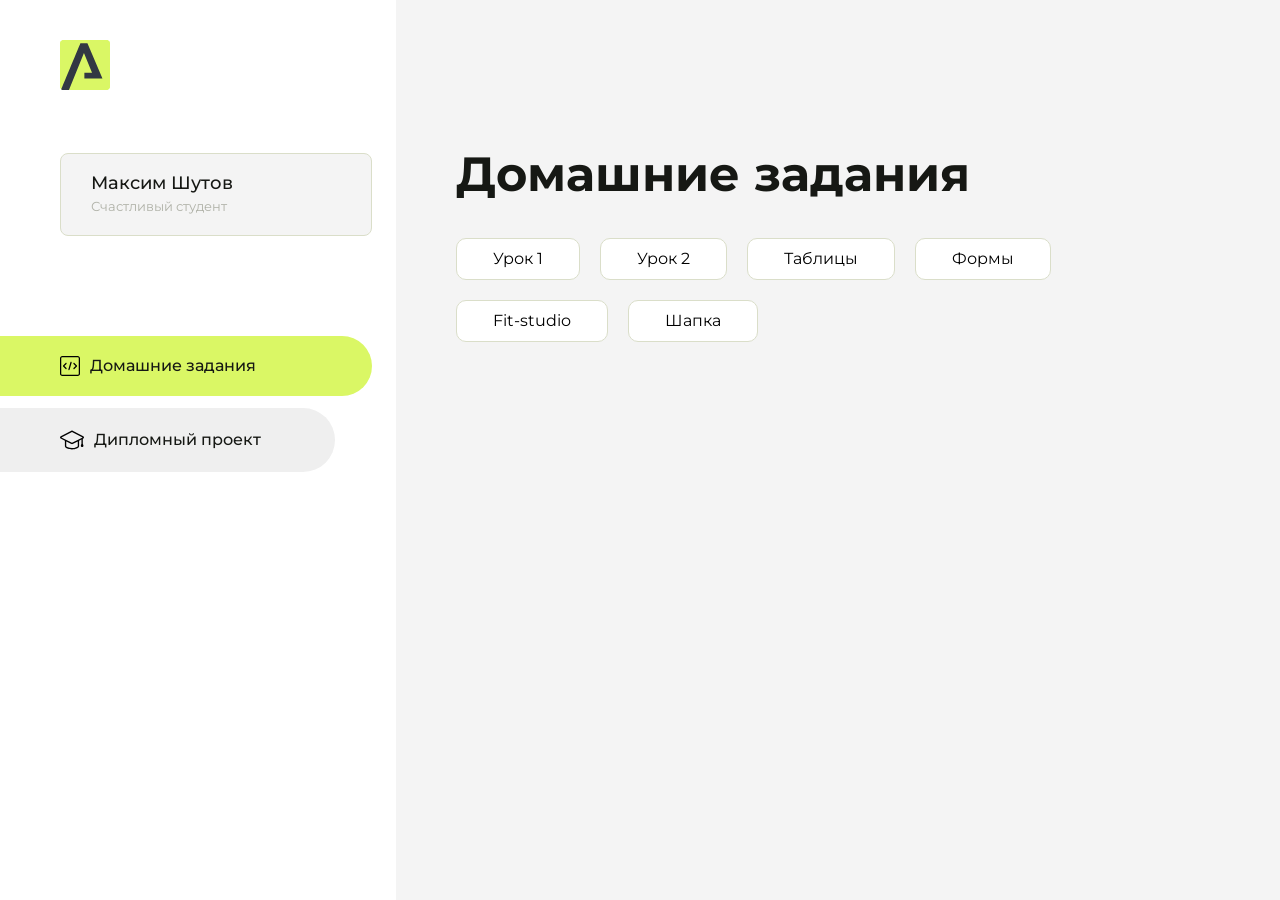
<file: index.html>
<!DOCTYPE html>
<html lang="en">
<head>
    <meta charset="UTF-8">
    <meta name="viewport" content="width=device-width, initial-scale=1.0">
    <title>Домашняя работа</title>
    <link rel="shortcut icon" href="src/logo.ico" type="image/x-icon">
    <link rel="preconnect" href="https://fonts.googleapis.com">
    <link rel="preconnect" href="https://fonts.gstatic.com" crossorigin>
    <link href="https://fonts.googleapis.com/css2?family=Montserrat:wght@400;500;700&family=Rubik:wght@500&display=swap"
          rel="stylesheet">
    <link rel="stylesheet" href="src/style.css">
</head>
<body id="body">
<div class="overlay" id="overlay"></div>
<div class="layout">
    <div class="burger" id="burger">
        <svg viewBox="0 0 24 24" fill="none" xmlns="http://www.w3.org/2000/svg">
            <g id="SVGRepo_bgCarrier" stroke-width="0"></g>
            <g id="SVGRepo_tracerCarrier" stroke-linecap="round" stroke-linejoin="round"></g>
            <g id="SVGRepo_iconCarrier">
                <path d="M4 18L20 18" stroke="#DAF765" stroke-width="2" stroke-linecap="round"></path>
                <path d="M4 12L20 12" stroke="#DAF765" stroke-width="2" stroke-linecap="round"></path>
                <path d="M4 6L20 6" stroke="#DAF765" stroke-width="2" stroke-linecap="round"></path>
            </g>
        </svg>
    </div>
    <aside class="sidebar" id="sidebar">
        <div class="sidebar__inner">
            <div class="logo">
                <svg width="50" height="50" viewBox="0 0 50 50" fill="none" xmlns="http://www.w3.org/2000/svg">
                    <g clip-path="url(#clip0_513_74730)">
                        <path d="M46.17 -0.257004H3.83C1.57281 -0.257004 -0.257 1.57281 -0.257 3.83V46.17C-0.257 48.4272 1.57281 50.257 3.83 50.257H46.17C48.4272 50.257 50.257 48.4272 50.257 46.17V3.83C50.257 1.57281 48.4272 -0.257004 46.17 -0.257004Z"
                              fill="#DAF765"/>
                        <path d="M24.375 38.4H42.461L27.441 3.1585H20.4355C20.4355 3.1585 6.7895 35.881 1.1945 49.294C2.015 50.0275 3.0945 50.257 3.6945 50.257H8.8445L23.954 13.07L32.0465 32.8285H24.375V38.4Z"
                              fill="#323843"/>
                    </g>
                    <defs>
                        <clipPath id="clip0_513_74730">
                            <rect width="50" height="50" fill="white"/>
                        </clipPath>
                    </defs>
                </svg>
            </div>
            <div class="sidebar__user">
                <div class="sidebar__name">Максим Шутов</div>
                <div class="sidebar__text">Счастливый студент</div>
            </div>
            <div class="sidebar__tabs">
                <div class="sidebar__item">
                    <button class="sidebar__button active" id="tasks">
                        <svg xmlns="http://www.w3.org/2000/svg" width="20" height="20" viewBox="0 0 20 20" fill="none">
                            <g clip-path="url(#clip0_704_74543)">
                                <path d="M17.7083 20H2.29167C1.0275 20 0 18.9725 0 17.7083V2.29167C0 1.0275 1.0275 0 2.29167 0H17.7083C18.9725 0 20 1.0275 20 2.29167V17.7083C20 18.9725 18.9725 20 17.7083 20ZM2.29167 1.25C1.7175 1.25 1.25 1.7175 1.25 2.29167V17.7083C1.25 18.2825 1.7175 18.75 2.29167 18.75H17.7083C18.2825 18.75 18.75 18.2825 18.75 17.7083V2.29167C18.75 1.7175 18.2825 1.25 17.7083 1.25H2.29167Z"
                                      fill="black"/>
                                <path d="M6.04167 13.125C5.88167 13.125 5.72167 13.0642 5.6 12.9417L3.1 10.4417C2.85583 10.1975 2.85583 9.80167 3.1 9.5575L5.6 7.0575C5.84417 6.81333 6.24 6.81333 6.48417 7.0575C6.72833 7.30167 6.72833 7.6975 6.48417 7.94167L4.42583 10L6.48417 12.0583C6.72833 12.3025 6.72833 12.6983 6.48417 12.9425C6.36167 13.0642 6.20167 13.125 6.04167 13.125Z"
                                      fill="black"/>
                                <path d="M8.95833 14.1667C8.9 14.1667 8.84 14.1583 8.78167 14.1417C8.45083 14.0442 8.26083 13.6967 8.35833 13.3658L10.4417 6.28251C10.5392 5.95084 10.8892 5.76417 11.2175 5.85917C11.5483 5.95667 11.7383 6.30417 11.6408 6.63501L9.5575 13.7183C9.47833 13.9908 9.22833 14.1667 8.95833 14.1667Z"
                                      fill="black"/>
                                <path d="M13.9583 13.125C13.7983 13.125 13.6383 13.0642 13.5167 12.9417C13.2725 12.6975 13.2725 12.3017 13.5167 12.0575L15.575 9.99916L13.5167 7.94083C13.2725 7.69666 13.2725 7.30083 13.5167 7.05666C13.7608 6.81249 14.1567 6.81249 14.4008 7.05666L16.9008 9.55666C17.145 9.80083 17.145 10.1967 16.9008 10.4408L14.4008 12.9408C14.2783 13.0642 14.1183 13.125 13.9583 13.125Z"
                                      fill="black"/>
                            </g>
                            <defs>
                                <clipPath id="clip0_704_74543">
                                    <rect width="20" height="20" fill="white"/>
                                </clipPath>
                            </defs>
                        </svg>
                        <span>Домашние задания</span></button>
                </div>
                <div class="sidebar__item">
                    <button class="sidebar__button" id="diplom">
                        <svg xmlns="http://www.w3.org/2000/svg" width="24" height="24" viewBox="0 0 24 24" fill="none">
                            <g clip-path="url(#clip0_704_74553)">
                                <path d="M23.2628 10.5971C23.7176 10.365 24 9.90375 24 9.39337C24 8.883 23.7176 8.42175 23.2628 8.18962L12.6135 2.75362C12.2291 2.55824 11.7705 2.55787 11.3854 2.75399L0.736875 8.19C0.282375 8.42175 0 8.883 0 9.39337C0 9.90375 0.282375 10.365 0.736875 10.5971L4.89038 12.7177V18.2074C4.89038 19.8154 8.412 21.393 12 21.393C15.5884 21.393 19.1096 19.815 19.1096 18.2074V12.7174L21.4609 11.517V15.8017L20.901 17.2305C20.7409 17.6389 20.7934 18.0994 21.0405 18.4616C21.2876 18.8246 21.6979 19.041 22.1366 19.041C22.5754 19.041 22.9852 18.8246 23.2324 18.462C23.4795 18.099 23.532 17.6385 23.3719 17.2301L22.8124 15.8021V10.827L23.2628 10.5971ZM17.7623 18.1721C17.6198 18.6375 15.3491 20.0419 12 20.0419C8.65088 20.0419 6.38025 18.6375 6.2415 18.2074V12.3037L6.23887 12.3019C6.23812 12.057 6.1065 11.8207 5.87325 11.7019L1.3515 9.39337L12 3.95737L22.6489 9.39337L12 14.8294L5.87325 11.7019C5.54063 11.5331 4.6695 11.6674 4.5 12C4.33012 12.3322 4.55813 12.5479 4.89038 12.7177L11.3857 16.0331C11.5781 16.1314 11.7889 16.1805 12 16.1805C12.2107 16.1805 12.4222 16.1314 12.6146 16.0331L17.7593 13.407L17.7623 18.1721Z"
                                      fill="black"/>
                            </g>
                            <defs>
                                <clipPath id="clip0_704_74553">
                                    <rect width="24" height="24" fill="white"/>
                                </clipPath>
                            </defs>
                        </svg>
                        <span>Дипломный проект</span></button>
                </div>
            </div>
        </div>

    </aside>
    <div class="content">
        <div class="container">
            <div class="content__block" id="tasksBlock">
                <div class="content__title">Домашние задания</div>
                <ul class="content__list">
                    <li class="content__list-item">
                        <a href="hello-arokenru/index.html">Урок 1</a>
                    </li>
                     <li class="content__list-item">
                        <a href="Domashka1/index.html">Урок 2</a>
                    </li>
                     <li class="content__list-item">
                        <a href="Table/index.html">Таблицы</a>
                    </li>
                    <li class="content__list-item">
                        <a href="Form/index.html">Формы</a>
                    </li>
                    <li class="content__list-item">
                        <a href="fit-studio/article.html">Fit-studio</a>
                    </li>
                     <li class="content__list-item">
                        <a href="Shapka/index.html">Шапка</a>
                    </li>
                </ul>
            </div>
            <div class="content__block hidden" id="diplomBlock">
                <div class="content__title">Дипломный проект</div>
                <div class="content__list-diplom">
                    <a href="ПАПКА-С-НОМЕРОМ-УРОКА">Ссылка на ДЗ</a>
                </div>
                <div class="content__decor">
                    <div class="content__decor-text">Давай проверим, чему ты научился!</div>
                    <div class="content__decor-img">
                        <img src="src/decor.png" alt="decor">
                    </div>
                </div>
            </div>
        </div>
    </div>
</div>
<script src="src/index.js"></script>
</body>
</html>
</file>
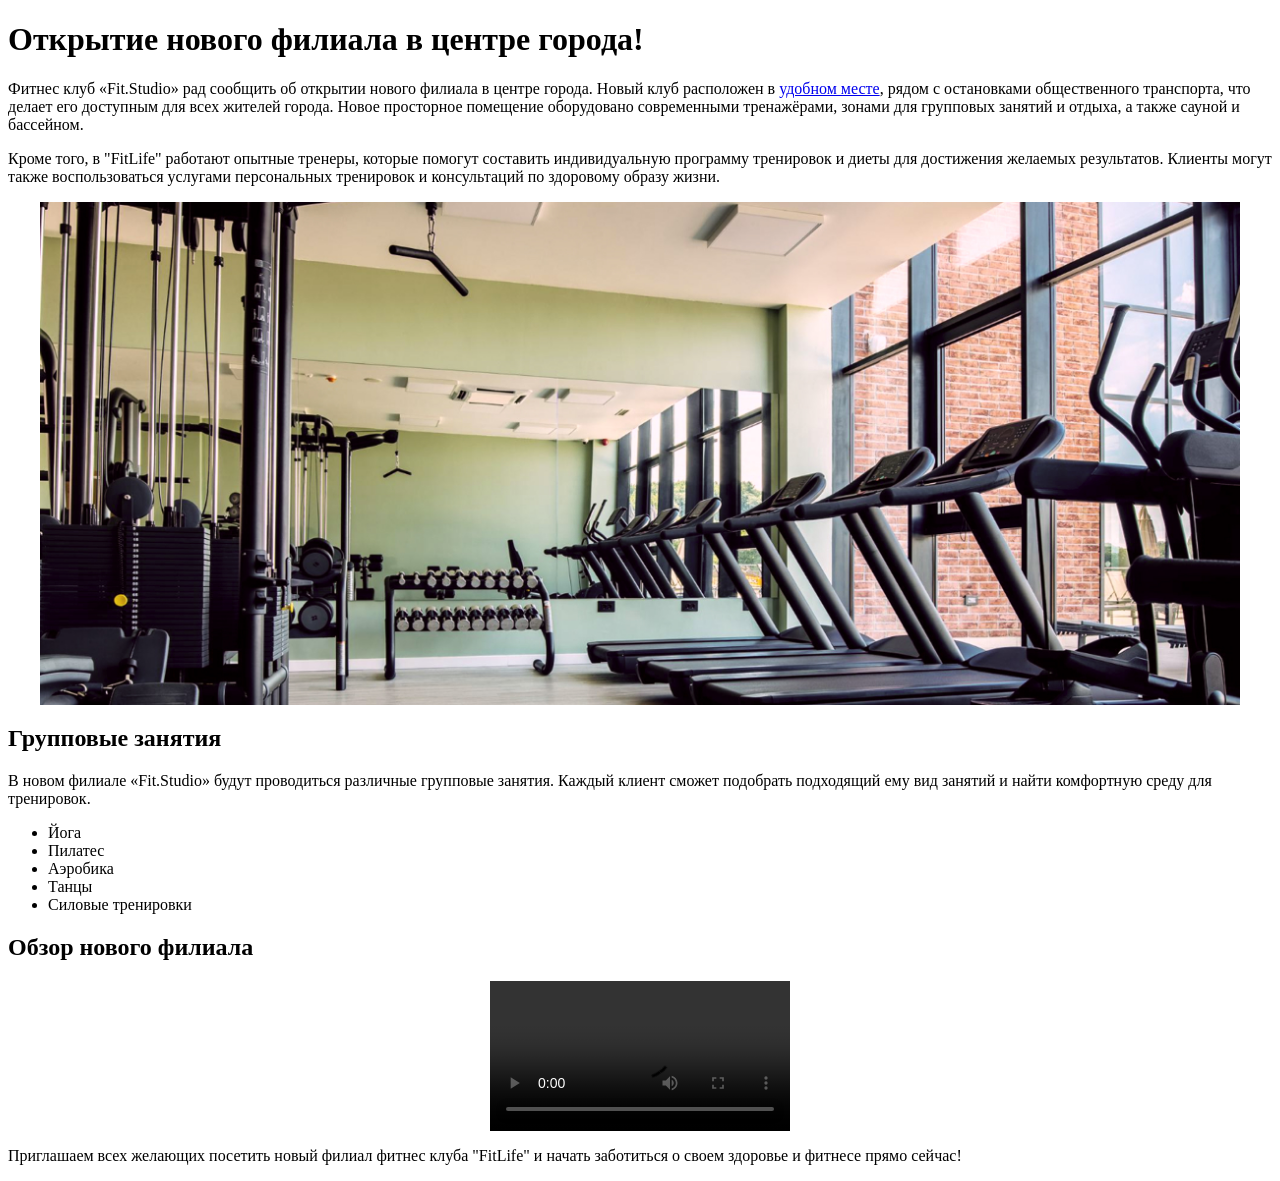
<file: Domashka1/index.html>
<!DOCTYPE html>
<html lang="ru">
<head>
    <meta charset="UTF-8">
    <meta name="viewport" content="width=device-width, initial-scale=1.0">
    <link rel="stylesheet" href="style.css">
    <title>Статья</title>
</head>
<body>

<h1>Открытие нового филиала в центре города!</h1>

<p>Фитнес клуб «Fit.Studio» рад сообщить об открытии нового филиала в центре города. Новый клуб расположен в <a href="#">удобном месте</a>, рядом с остановками
общественного транспорта, что делает его доступным для всех жителей города. Новое просторное помещение оборудовано современными тренажёрами,
зонами для групповых занятий и отдыха, а также сауной и бассейном.
</p>

<p>Кроме того, в "FitLife" работают опытные тренеры, которые помогут составить индивидуальную программу тренировок и диеты для достижения желаемых
результатов. Клиенты могут также воспользоваться услугами персональных тренировок и консультаций по здоровому образу жизни.</p>

<img class="imgg" src="img/gym-image.jpg" alt="Спортивный инвентарь и беговые дорожки">

<h2>Групповые занятия</h2>
<p>В новом филиале «Fit.Studio» будут проводиться различные групповые занятия. Каждый клиент
сможет подобрать подходящий ему вид занятий и найти комфортную среду для тренировок.
</p>

<ul>
    <li>Йога</li>
    <li>Пилатес</li>
    <li>Аэробика</li>
    <li>Танцы</li>
    <li>Силовые тренировки</li>
</ul>

<h2>Обзор нового филиала</h2>
<video class="vidik" src="video/gym-video.mp4" controls></video>

<p>Приглашаем всех желающих посетить новый филиал фитнес клуба "FitLife" и начать заботиться о своем здоровье и фитнесе прямо сейчас!</p>

</body>
</html>
</file>
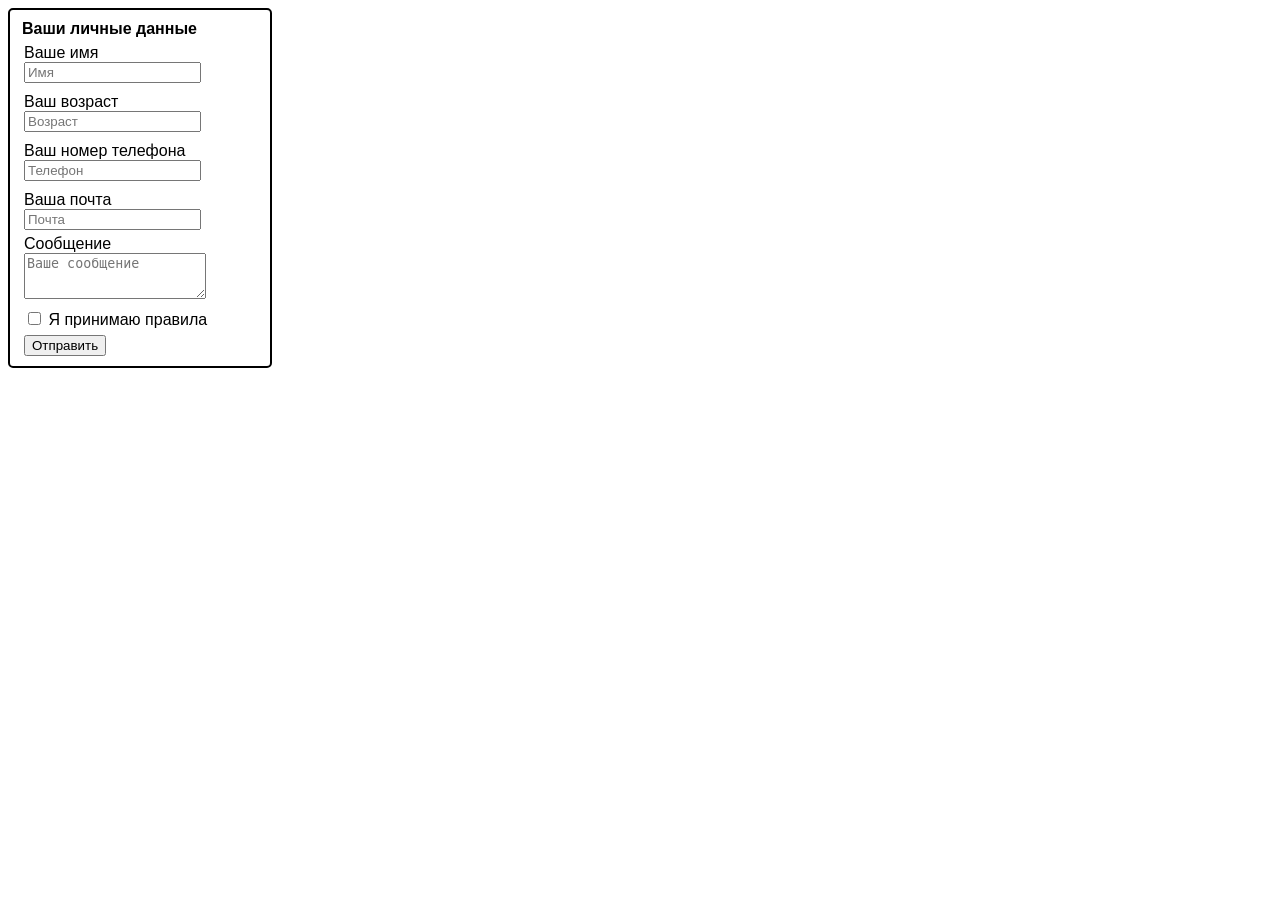
<file: Form/index.html>
<!DOCTYPE html>
<html lang="en">

<head>
    <meta charset="UTF-8">
    <meta name="viewport" content="width=device-width, initial-scale=1.0">
    <link rel="stylesheet" href="style.css">
    <title>Form</title>
</head>

<body>
    <Form class="form">
        <legend>Ваши личные данные</legend>
        <fieldset>
            <label for="name">Ваше имя
                <input type="text" name="name" id="" required placeholder="Имя">
            </label>
            <label for="age"> Ваш возраст
                <input type="number" name="age" id="" required placeholder="Возраст">
            </label>
            <label for="phone"> Ваш номер телефона
                <input type="tel" name="phone" id="" required placeholder="Телефон">
            </label>
            <label for="mail"> Ваша почта
                <input type="email" name="mail" id="" required placeholder="Почта">
            </label>
        </fieldset>
        <fieldset class="message">
            <label for="Message">Сообщение
                <textarea name="Message" id="" required placeholder="Ваше сообщение"></textarea></label>
            <input type="checkbox" name="" id="" class="check"> Я принимаю правила
            <button>Отправить</button>
        </fieldset>
    </Form>
</body>

</html>
</file>
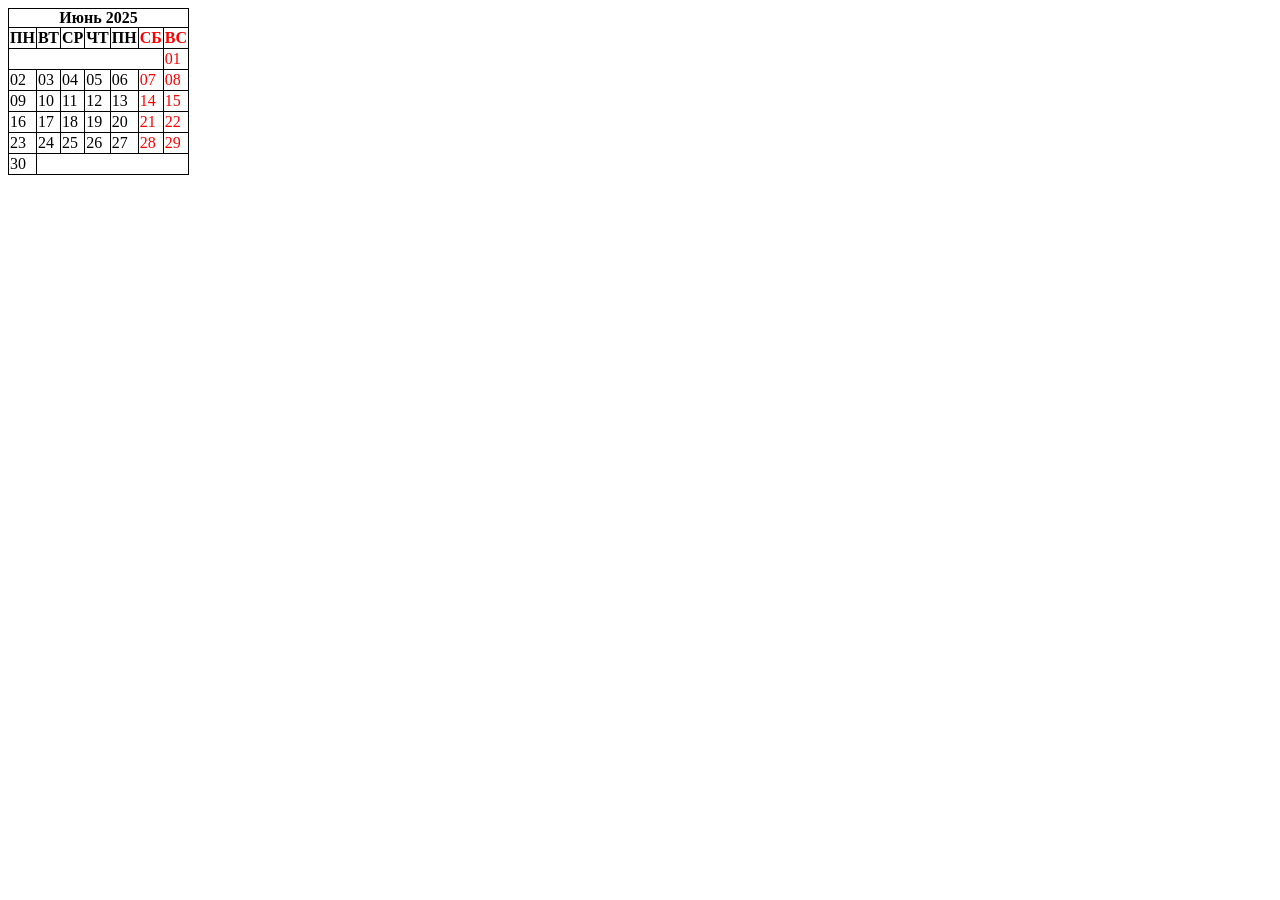
<file: Table/index.html>
<!DOCTYPE html>
<html lang="en">
<head>
    <meta charset="UTF-8">
    <meta name="viewport" content="width=device-width, initial-scale=1.0">
    <link rel="stylesheet" href="style.css">
    <title>Document</title>
</head>
<body>
    
<table>
    <caption>
        Июнь 2025
    </caption>
    <thead>
        <tr>
            <th>ПН</th>
            <th>ВТ</th>
            <th>СР</th>
            <th>ЧТ</th>
            <th>ПН</th>
            <th class="weekend">СБ</th>
            <th class="weekend">ВС</th>
        </tr>
    </thead>
    <TBody>
        <tr>
            <td colspan="6"></td>
            <td class="weekend">01</td>
        </tr>
        <tr>
            <td>02</td>
            <td>03</td>
            <td>04</td>
            <td>05</td>
            <td>06</td>
            <td class="weekend">07</td>
            <td class="weekend">08</td>
        </tr>
        <tr>
            <td>09</td>
            <td>10</td>
            <td>11</td>
            <td>12</td>
            <td>13</td>
            <td class="weekend">14</td>
            <td class="weekend">15</td>
        </tr>
        <tr>
            <td>16</td>
            <td>17</td>
            <td>18</td>
            <td>19</td>
            <td>20</td>
            <td class="weekend">21</td>
            <td class="weekend">22</td>
        </tr>
        <tr>
            <td>23</td>
            <td>24</td>
            <td>25</td>
            <td>26</td>
            <td>27</td>
            <td class="weekend">28</td>
            <td class="weekend">29</td>
        </tr>
        <tr>
            <td>30</td>
            <td colspan="6"></td>
        </tr>
        
    </TBody>
</table>
    
</body>
</html>
</file>
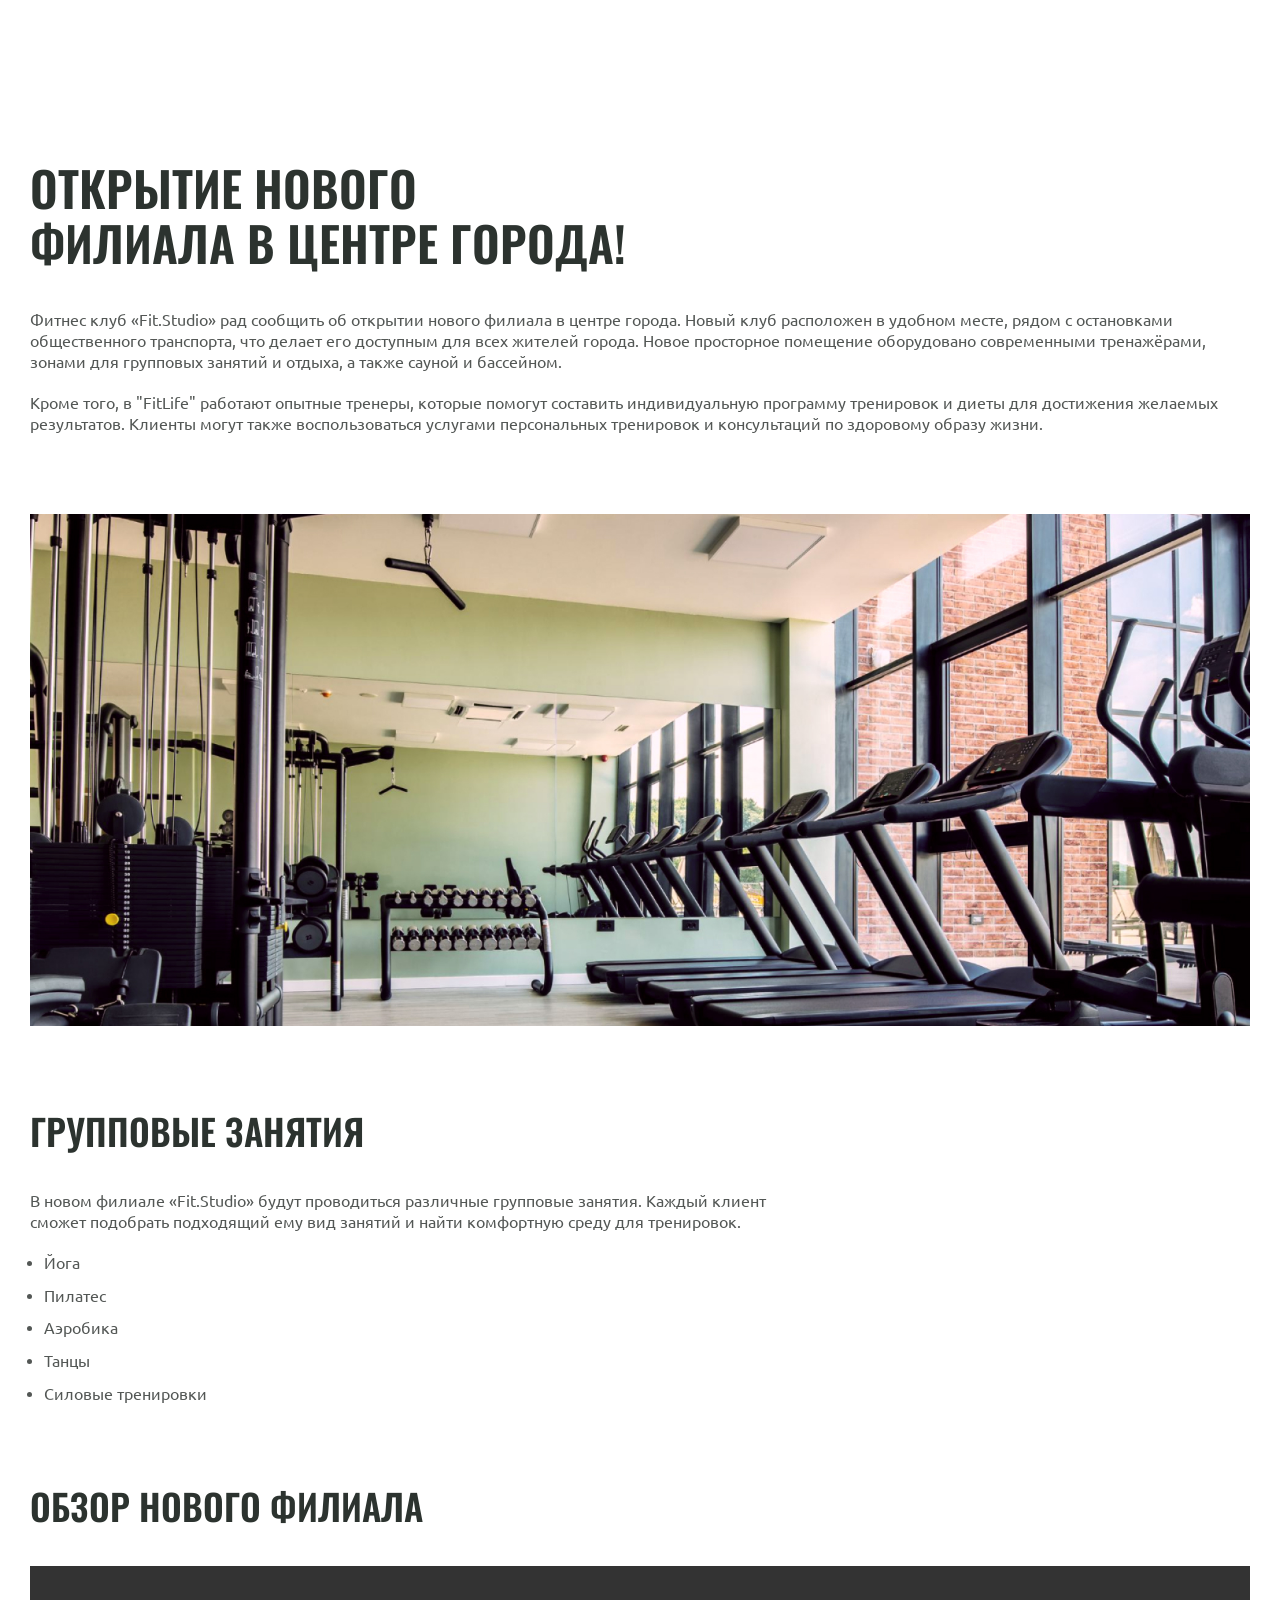
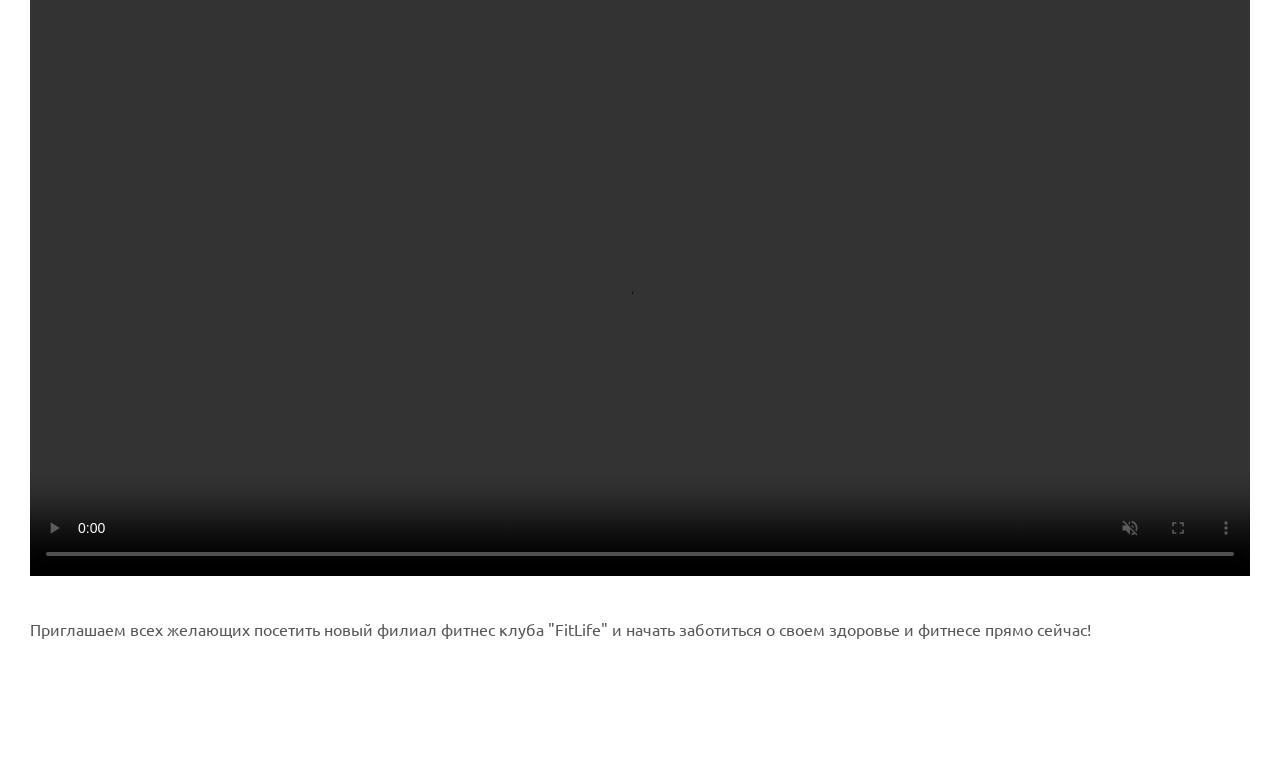
<file: fit-studio/article.html>
<!DOCTYPE html>
<html lang="ru">

<head>
  <meta charset="UTF-8" />
  <meta name="viewport" content="width=device-width, initial-scale=1.0" />
  <title>Fit Studio - Открытие нового филиала!</title>
  <link rel="stylesheet" href="./css/normalize.css" />
  <link rel="stylesheet" href="./css/fonts.css" />
  <link rel="stylesheet" href="./css/article.css" />
</head>

<body>

  <article class="article">
    <div class="conteiner">

      <h1 class="article-title  article-title-mb article-title-large">Открытие нового филиала в центре города!</h1>

      <p class="article-text">Фитнес клуб «Fit.Studio» рад сообщить об открытии нового филиала в центре города. Новый
        клуб расположен
        в удобном месте, рядом с остановками общественного транспорта, что делает его доступным для всех жителей города.
        Новое просторное помещение оборудовано современными тренажёрами, зонами для групповых занятий и отдыха, а также
        сауной и бассейном.</p>

      <p class="article-text">Кроме того, в "FitLife" работают опытные тренеры, которые помогут составить индивидуальную
        программу тренировок
        и диеты для достижения желаемых результатов. Клиенты могут также воспользоваться услугами персональных
        тренировок и консультаций по здоровому образу жизни.
      </p>

      <img src="./images/gym-img.jpg" alt="Зал" class="gym-img">

      <h2 class="article-title article-title-mb article-title-medium">Групповые занятия</h2>

      <p class="article-text art-party-fit">В новом филиале «Fit.Studio» будут проводиться различные групповые занятия. Каждый клиент
        сможет подобрать
        подходящий ему вид занятий и найти комфортную среду для тренировок.</p>

      <ul class="article-list article-text">
        <li class="article-item">Йога</li>
        <li class="article-item">Пилатес</li>
        <li class="article-item">Аэробика</li>
        <li class="article-item">Танцы</li>
        <li class="article-item">Силовые тренировки</li>
      </ul>

      <h2 class="article-title article-title-mb article-title-medium">Обзор нового филиала</h2>

      <video src="./videos/gym-video.mp4" controls autoplay muted loop preload="auto" class="video"></video>

      <p class="article-text">Приглашаем всех желающих посетить новый филиал фитнес клуба "FitLife" и начать заботиться
        о своем здоровье и
        фитнесе прямо сейчас!</p>

    </div>
  </article>


</body>

</html>
</file>
<file: src/style.css>
*{padding: 0;margin: 0;border: 0;}
*,*:before,*:after{-webkit-box-sizing: border-box;box-sizing: border-box;}
:focus,:active{outline: none;}
a:focus,a:active{outline: none;}
nav,footer,header,aside{display: block;}
html,body{
    height:100%;width:100%;
    font-size:100%;line-height:1;-ms-text-size-adjust:100%;-moz-text-size-adjust:100%;-webkit-text-size-adjust:100%;}
input,button,textarea{font-family:inherit;}
input::-ms-clear{display: none;}
button{cursor: pointer;}
button::-moz-focus-inner{padding:0;border:0;}
a,a:visited{text-decoration: none;}
a:hover{text-decoration: none;}
ul li{list-style: none;}
img{vertical-align: top;}
h1,h2,h3,h4,h5,h6{font-size:inherit;font-weight: inherit;}
a{color:inherit;}



body {
    font-family: "Montserrat",SansSerif;
    color: black;
}

body.overflow {
    overflow: hidden;
}



.layout {
    display: -webkit-box;
    display: -ms-flexbox;
    display: flex;
    min-height: 100vh;
}

.sidebar {
    padding: 40px 24px 40px 0;
    -ms-flex-negative: 0;
    flex-shrink: 0;
    background-color: white;
}



.content {
    -webkit-box-flex: 1;
    -ms-flex-positive: 1;
    flex-grow: 1;
    background-color: #F4F4F4;
}

.container {
    display: -webkit-box;
    display: -ms-flexbox;
    display: flex;
    -webkit-box-orient: vertical;
    -webkit-box-direction: normal;
    -ms-flex-direction: column;
    flex-direction: column;
    -webkit-box-pack: center;
    -ms-flex-pack: center;
    justify-content: center;
    -webkit-box-align: center;
    -ms-flex-align: center;
    align-items: center;
    padding: 150px 60px 80px 60px;
}


.logo {
    margin-left: 60px;
    margin-bottom: 60px;
}

.sidebar__user {
    background-color: #F4F4F4;
    padding: 20px 30px;
    margin-left: 60px;
    margin-bottom: 100px;
    border-radius: 8px;
    border: 1px solid #DADEC9;
}

.sidebar__name {
    color:#161814;
    font-size: 18px;
    font-weight: 500;
    margin-bottom: 6px;
}

.sidebar__text {
    color: #AFB1A7;
    font-size: 13px;
    font-weight: 400;
    line-height: 130%; /* 16.9px */
}

.sidebar__item {
    width: 372px;
}

.sidebar__button {
    display: -webkit-box;
    display: -ms-flexbox;
    display: flex;
    -webkit-box-align: center;
    -ms-flex-align: center;
    align-items: center;
    gap: 10px;
    padding: 20px 60px;
    margin-bottom: 12px;
    border-radius: 0px 100px 100px 0px;
    -webkit-transition: all .5s;
    -o-transition: all .5s;
    transition: all .5s;
    cursor: pointer;
    width: 90%;
    color:#161814;
    font-size: 16px;
    font-weight: 500;
}

.sidebar__button.active , .sidebar__button:hover {
    width: 100%;
    background-color: #DAF765;
}


.content__title {
    color: #161814;
    font-size: 48px;
    font-weight: 700;
    margin-bottom: 40px;
}

.content__list {
    display: -webkit-box;
    display: -ms-flexbox;
    display: flex;
    -webkit-box-align: center;
    -ms-flex-align: center;
    align-items: center;
    -ms-flex-wrap: wrap;
    flex-wrap: wrap;
    gap: 20px;
}



.content__list-item  {
    cursor: pointer;
    padding: 12px 18px;
    background-color: #fff;
    border-radius: 10px;
    border: 1px solid #DADEC9;
    -webkit-transition: all .3s;
    -o-transition: all .3s;
    transition: all .3s;
}

.content__list-item:hover,.content__list-diplom:hover {
    background-color: #AFB1A7;
}

li a {
    padding: 12px 18px;

}


.content__list-diplom {
    -webkit-transition: all .3s;
    -o-transition: all .3s;
    transition: all .3s;
    display: inline-block;
    padding: 12px 18px;
    background-color: #fff;
    border-radius: 10px;
    border: 1px solid #DADEC9;
}

.content__decor {
    display: -webkit-box;
    display: -ms-flexbox;
    display: flex;
    -webkit-box-align: center;
    -ms-flex-align: center;
    align-items: center;
}

.content__decor-text {
    color:#BEDD44;
    font-size: 36px;
    font-weight: 700;
    line-height: 110%; /* 39.6px */
}

.content__block {
    max-width: 1200px;
}

.content__block.hidden {
    display: none;
}

.content__decor-img img{
    width: 100%;
}

.burger {
    display: none;
    padding: 5px;
    position: fixed;
    top: 3%;
    right: 7%;
    width: 40px;
    height: 40px;
    background-color: #161814;
    border-radius: 50%;
    z-index: 10;
    border: 1px solid #DAF765;
}

@media (max-width: 768px) {
    .burger {
        display: block;
    }

    .sidebar {
        -webkit-transition: all .3s;
        -o-transition: all .3s;
        transition: all .3s;
        -webkit-transform: translateX(-100%);
        -ms-transform: translateX(-100%);
        transform: translateX(-100%);
        position: fixed;
        top: 0;
        left: 0;
        bottom: 0;
        z-index: 5;
    }

    .sidebar.show {
        -webkit-transform: translateX(0%);
        -ms-transform: translateX(0%);
        transform: translateX(0%);
    }

    .overlay {
        opacity: 0;
        pointer-events: none;
        -webkit-transition: all .3s;
        -o-transition: all .3s;
        transition: all .3s;
        position: absolute;
        top: 0;
        right: 0;
        left: 0;
        bottom: 0;
        z-index: 3;
        background-color: #000000e0;
    }

    .overlay.show {
        opacity: 1;
        pointer-events: all;
    }

    .container {
        padding: 40px 20px;
        min-height: 100%;
    }

    .content__decor {
        margin-top: 20px;
        -webkit-box-orient: vertical;
        -webkit-box-direction: normal;
        -ms-flex-direction: column;
        flex-direction: column;
    }
}

@media (max-width: 400px) {
    .sidebar__user {
        margin-left: 0;
    }
}
</file>
<file: Domashka1/style.css>
.imgg {
    width: 1200px;
    display: block;
    margin-left: auto;
    margin-right: auto;
}

.vidik {
    width: 720;
    display: block;
    margin-left: auto;
    margin-right: auto;
}
</file>
<file: Form/style.css>
body {
    font-family: Arial, Helvetica, sans-serif
}


.form {
    border: 2px solid black;
    max-width: 260px;
    border-radius: 5px;
}

legend {
    font-weight: 600;
    margin-left: 10px;
    margin-top: 10px;
}

input,
textarea {
    display: flex;
    margin-bottom: 10px;
}

textarea {
    display: flex;
}

.message {
    margin-top: -20px;
}

fieldset {
    border: none;
}

textarea {
    min-width: 170px;
    min-height: 40px;
    max-height: 80px;
    resize: vertical;
}

.check {
    display: inline;
    cursor: pointer;
}

button {
    display: block;
    cursor: pointer;

}
</file>
<file: Table/style.css>
table {
    border-collapse: collapse;
    border-spacing: 0;
    font-family: 'Times New Roman', Times, serif;
}

td,
th,
caption {
    border: 1px solid black;
    
}

caption {
    border-bottom: none;
    font-weight: 600;
}

.weekend {
    color: red;
}
</file>
<file: fit-studio/css/fonts.css>
@font-face {
  font-family: "Ubuntu";
  src: local("Ubuntu"), url("../fonts/UbuntuLight.woff2") format("woff2");
  font-weight: 300;
  font-style: normal;
  font-display: swap;
}

@font-face {
  font-family: "Ubuntu";
  src: local("Ubuntu"), url("../fonts/UbuntuRegular.woff2") format("woff2");
  font-weight: 400;
  font-style: normal;
  font-display: swap;
}

@font-face {
  font-family: "Ubuntu";
  src: local("Ubuntu"), url("../fonts/UbuntuMedium.woff2") format("woff2");
  font-weight: 500;
  font-style: normal;
  font-display: swap;
}

@font-face {
  font-family: "Oswald";
  src: local("Oswald"), url("../fonts/OswaldMedium.woff2") format("woff2");
  font-weight: 500;
  font-style: normal;
  font-display: swap;
}

@font-face {
  font-family: "Oswald";
  src: local("Oswald"), url("../fonts/OswaldSemiBold.woff2") format("woff2");
  font-weight: 600;
  font-style: normal;
  font-display: swap;
}
</file>
<file: fit-studio/css/article.css>
html {
  font-family: Ubuntu, sans-serif;
  font-weight: 400;
}

body * {
  box-sizing: border-box;
}

h1,
h2,
h3,
h4,
p {
  margin: 0;
}

.article {
  padding-top: 80px;
  margin-bottom: 120px;

}

.conteiner {
  max-width: 1250px;
  margin: 0 auto;
  padding: 0px 15px;
}

.article-title-mb {
  margin-top: 80px;
}

.article-title {
  font-weight: 600;
  max-width: 596px;
  margin-bottom: 40px;
  font-family: Oswald;
  line-height: 115%;
  text-transform: uppercase;
  color: #2C332F;
}

.article-title-large {
  font-size: 48px;
}

.article-title-medium {
  font-size: 36px;
}

.article-text {
  margin-top: 20px;
  font-family: Ubuntu;
  font-weight: 400;
  font-size: 16px;
  line-height: 130%;
  color: #535755;
}

.gym-img {
  max-width: 1220px;
  max-height: 512px;
  margin-top: 80px;
  width: 100%;
}

.article-list {
  padding-left: 14px;
}

.article-item {
  margin-bottom: 12px;
}

.art-party-fit {
  max-width: 744px;
  max-height: 42px;
}

.video {
  max-width: 1220px;
  max-height: 686px;
  width: 100%;
  margin-bottom: 20px;
}
</file>
